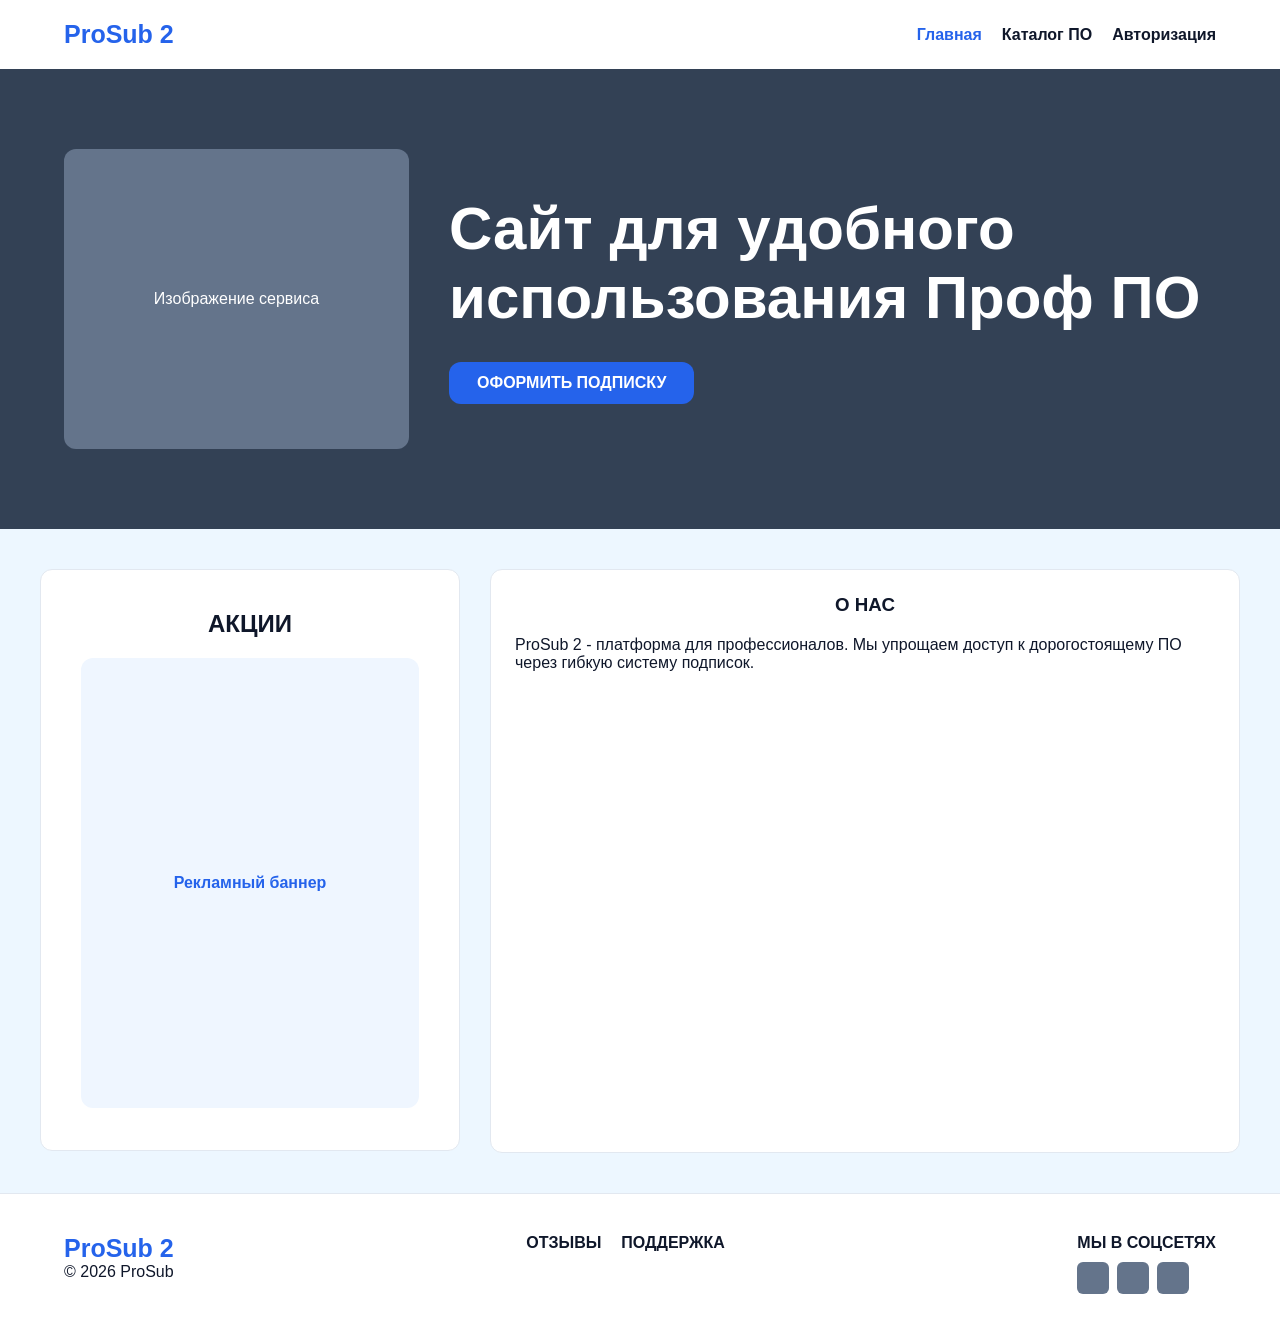
<file: сайт/index.html>
<!DOCTYPE html>
<html>
<head>
    <meta charset="UTF-8">
    <title>ProSub 2 - Главная</title>
    <link rel="stylesheet" href="style.css">
</head>
<body>
    <div class="header">
        <a href="index.html" class="logo">ProSub 2</a>
        <div class="nav">
            <a href="index.html" class="nav_item active">Главная</a>
			<a href="catalog1.html" class="nav_item">Каталог ПО</a>
            <a href="autoriz.html" class="nav_item">Авторизация</a>
        </div>
    </div>

    <div class="container1">
	    <div class="container1_pic">
            <p>Изображение сервиса</p>
        </div>
        <div class="container1_text">
            <h1>Сайт для удобного использования Проф ПО</h1>
            <a href="" class="btn">ОФОРМИТЬ ПОДПИСКУ</a>
        </div>
        
    </div>

    <div class="container2">
        <div class="main">
            <div class="promo_banner">
                <h2>АКЦИИ</h2>
                <div class="promo_pic">Рекламный баннер</div>
            </div>
        </div>
        <div class="sidebar">
            <h3>О НАС</h3>
            <p class="text">ProSub 2 - платформа для профессионалов. Мы упрощаем доступ к дорогостоящему ПО через гибкую систему подписок.</p>
        </div>
    </div>

    <div class="footer">
        <div>
            <div class="logo">ProSub 2</div>
            <p>© 2026 ProSub</p>
        </div>
        <div class="nav">
            <a href="" class="nav_item">ОТЗЫВЫ</a>
            <a href="" class="nav_item">ПОДДЕРЖКА</a>
        </div>
        <div>
            <strong>МЫ В СОЦСЕТЯХ</strong>
            <div class="social">
                <div class="social_box"></div>
                <div class="social_box"></div>
                <div class="social_box"></div>
            </div>
        </div>
    </div>
</body>
</html>
</file>
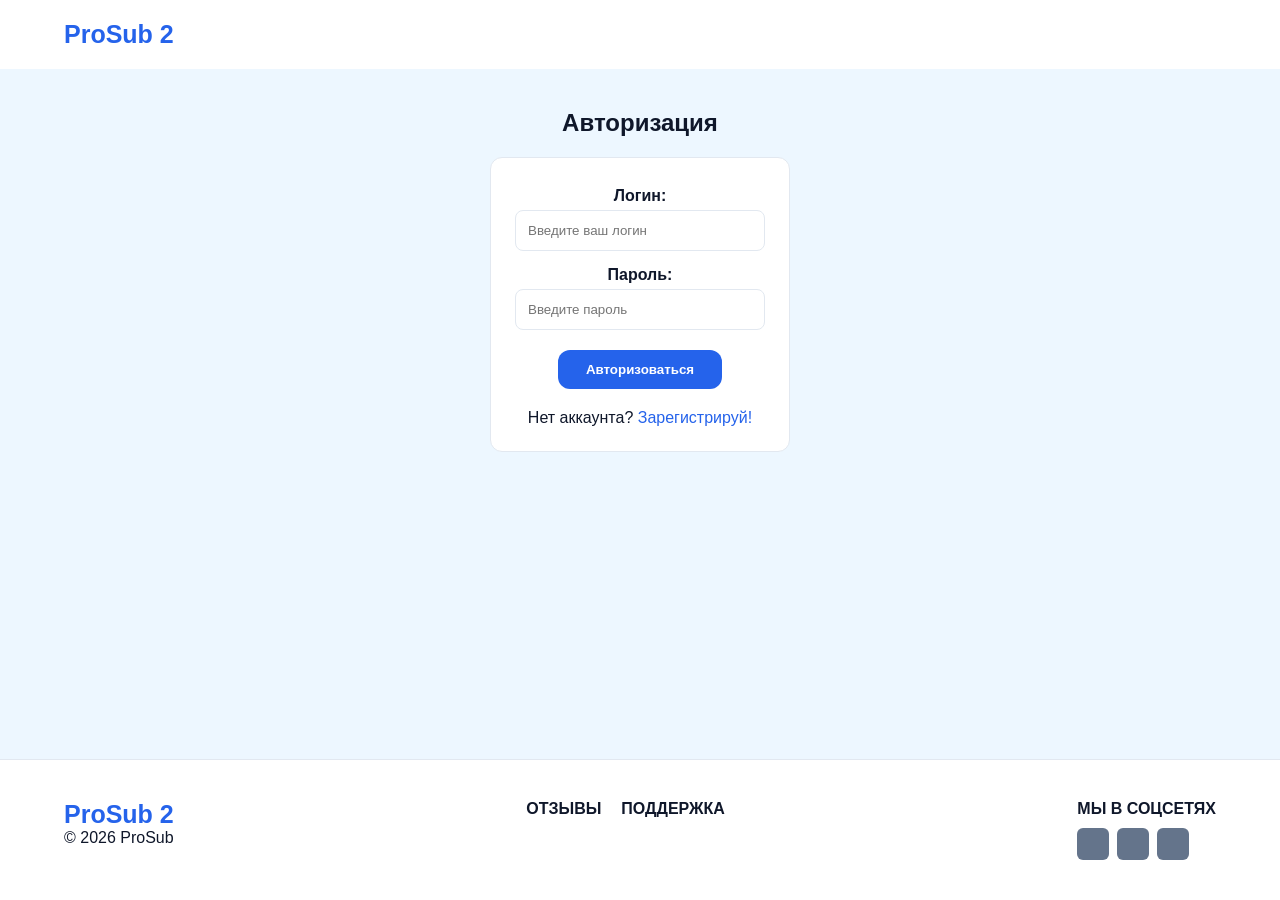
<file: сайт/autoriz.html>
<!DOCTYPE html>
<html>
<head>
    <meta charset="UTF-8">
    <title>ProSub 2 - Главная</title>
    <link rel="stylesheet" href="style.css">
</head>
<body>
    <div class="header">
        <a href="index.html" class="logo">ProSub 2</a>
    </div>



    <div class="container3">

      <h2>Авторизация</h2>
    <form action="index1.html">
	 <div class="registr">
	  <div class="form_registr">
	    <label for="log">Логин:</label>
		<input type="text" name="log" id="log" placeholder="Введите ваш логин" maxlength="20" required> 
	  </div>
	  <div class="form_registr">
	    <label for="pass">Пароль:</label>
		<input type="password" name="pass" id="pass" placeholder="Введите пароль" minlength="8" maxlength="100" required> 
	  </div>
	  <button type="submit" class="btn">Авторизоваться</button>
	  <div class="no_way"><p>Нет аккаунта? <a href="registr.html">Зарегистрируй!</a></p></div>
     </div>
    </form>
    
   </div>

    <div class="footer">
        <div>
            <div class="logo">ProSub 2</div>
            <p>© 2026 ProSub</p>
        </div>
        <div class="nav">
            <a href="" class="nav_item">ОТЗЫВЫ</a>
            <a href="" class="nav_item">ПОДДЕРЖКА</a>
        </div>
        <div>
            <strong>МЫ В СОЦСЕТЯХ</strong>
            <div class="social">
                <div class="social_box"></div>
                <div class="social_box"></div>
                <div class="social_box"></div>
            </div>
        </div>
    </div>
</body>
</html>
</file>
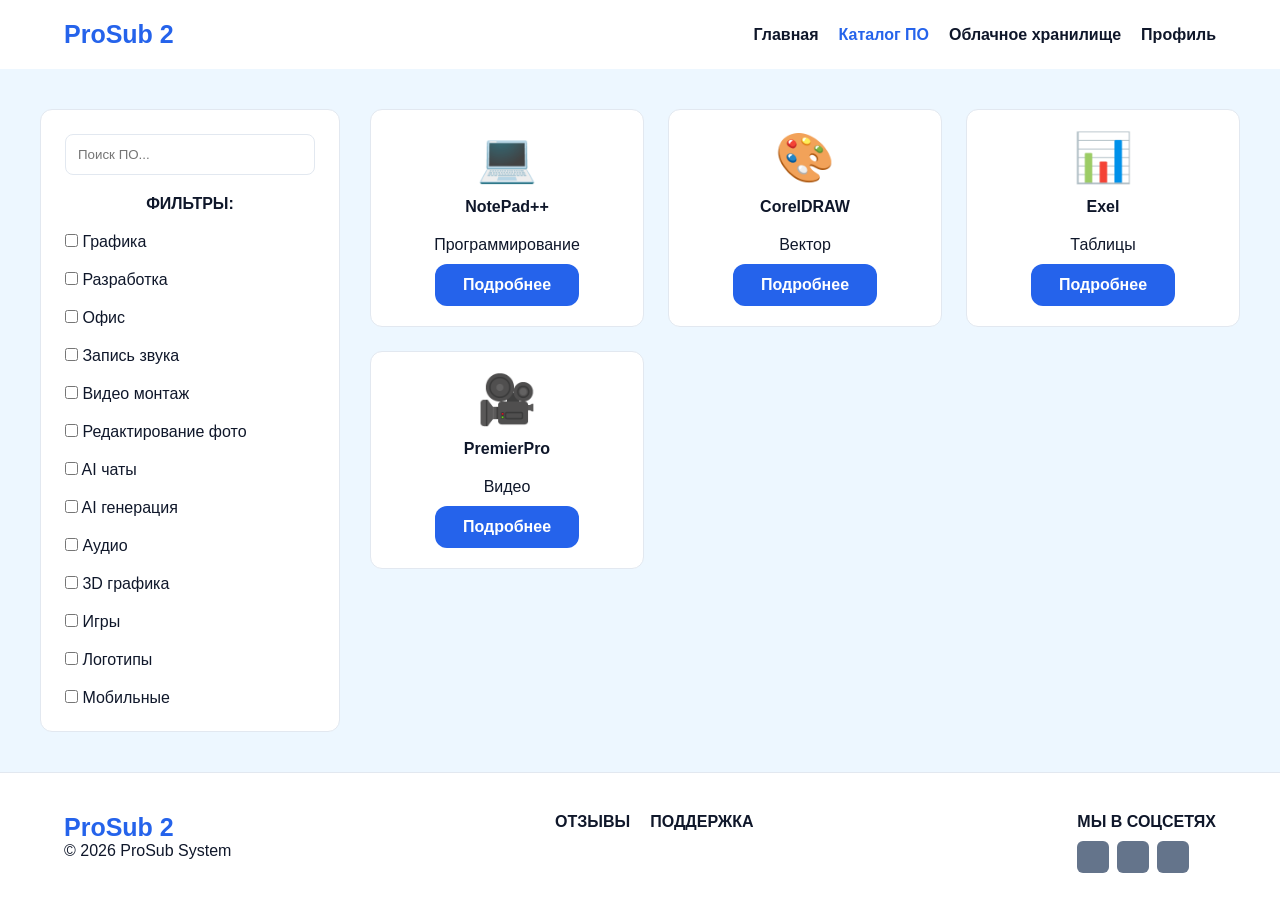
<file: сайт/catalog.html>
<!DOCTYPE html>
<html>
<head>
    <meta charset="UTF-8">
    <title>ProSub 2 - Каталог ПО</title>
    <link rel="stylesheet" href="style.css">
</head>
<body>
    <div class="header">
        <a href="index1.html" class="logo">ProSub 2</a>
        <div class="nav">
            <a href="index1.html" class="nav_item">Главная</a>
            <a href="catalog.html" class="nav_item active">Каталог ПО</a>
            <a href="cloud.html" class="nav_item">Облачное хранилище</a>
            <a href="#" class="nav_item">Профиль</a>
        </div>
    </div>

    <div class="container2">
        <div class="sidebar1">
            <input type="text" class="search" placeholder="Поиск ПО...">
            <h4>ФИЛЬТРЫ:</h4>
            <div class="sidebar_check">
                <label><input type="checkbox"> Графика</label>
                <label><input type="checkbox"> Разработка</label>
                <label><input type="checkbox"> Офис</label>
				<label><input type="checkbox"> Запись звука</label>
                <label><input type="checkbox"> Видео монтаж</label>
                <label><input type="checkbox"> Редактирование фото</label>
				<label><input type="checkbox"> AI чаты</label>
                <label><input type="checkbox"> AI генерация</label>
                <label><input type="checkbox"> Аудио</label>
				<label><input type="checkbox"> 3D графика</label>
                <label><input type="checkbox"> Игры</label>
                <label><input type="checkbox"> Логотипы</label>
				<label><input type="checkbox"> Мобильные</label>
            </div>
        </div>

        <div class="main">
            <div class="file_grid">
                <div class="file">
                    <p class="file_icon">💻</p>
                    <h4>NotePad++</h4>
                    <p>Программирование</p>
                    <a href="" class="btn">Подробнее</a>
                </div>
                <div class="file">
                    <p class="file_icon">🎨</p>
                    <h4>CorelDRAW</h4>
                    <p>Вектор</p>
                    <a href="" class="btn">Подробнее</a>
                </div>
                <div class="file">
                    <p class="file_icon">📊</p>
                    <h4>Exel</h4>
                    <p>Таблицы</p>
                    <a href="" class="btn">Подробнее</a>
                </div>
                <div class="file">
                    <p class="file_icon">🎥</p>
                    <h4>PremierPro</h4>
                    <p>Видео</p>
                    <a href="" class="btn">Подробнее</a>
                </div>
            </div>
        </div>
    </div>

    <div class="footer">
        <div>
            <div class="logo">ProSub 2</div>
            <p>© 2026 ProSub System</p>
        </div>
        <div class="nav">
            <a href="" class="nav_item">ОТЗЫВЫ</a>
            <a href="" class="nav_item">ПОДДЕРЖКА</a>
        </div>
        <div>
            <strong>МЫ В СОЦСЕТЯХ</strong>
            <div class="social">
                <div class="social_box"></div>
                <div class="social_box"></div>
                <div class="social_box"></div>
            </div>
        </div>
    </div>
</body>
</html>
</file>
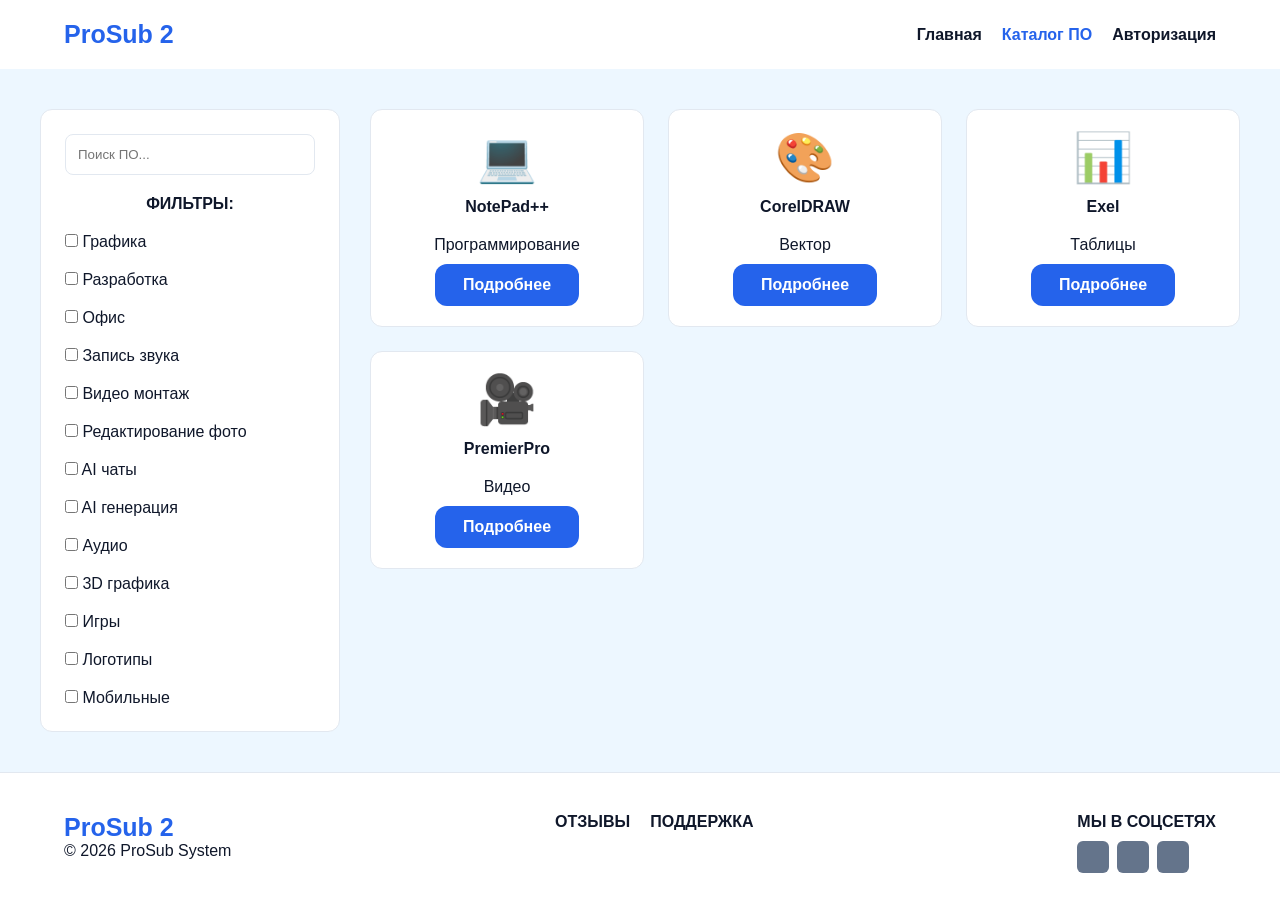
<file: сайт/catalog1.html>
<!DOCTYPE html>
<html>
<head>
    <meta charset="UTF-8">
    <title>ProSub 2 - Каталог ПО</title>
    <link rel="stylesheet" href="style.css">
</head>
<body>
    <div class="header">
        <a href="index.html" class="logo">ProSub 2</a>
        <div class="nav">
            <a href="index.html" class="nav_item">Главная</a>
            <a href="catalog1.html" class="nav_item active">Каталог ПО</a>
            <a href="autoriz.html" class="nav_item">Авторизация</a>
        </div>
    </div>

    <div class="container2">
        <div class="sidebar1">
            <input type="text" class="search" placeholder="Поиск ПО...">
            <h4>ФИЛЬТРЫ:</h4>
            <div class="sidebar_check">
                <label><input type="checkbox"> Графика</label>
                <label><input type="checkbox"> Разработка</label>
                <label><input type="checkbox"> Офис</label>
				<label><input type="checkbox"> Запись звука</label>
                <label><input type="checkbox"> Видео монтаж</label>
                <label><input type="checkbox"> Редактирование фото</label>
				<label><input type="checkbox"> AI чаты</label>
                <label><input type="checkbox"> AI генерация</label>
                <label><input type="checkbox"> Аудио</label>
				<label><input type="checkbox"> 3D графика</label>
                <label><input type="checkbox"> Игры</label>
                <label><input type="checkbox"> Логотипы</label>
				<label><input type="checkbox"> Мобильные</label>
            </div>
        </div>

        <div class="main">
            <div class="file_grid">
                <div class="file">
                    <p class="file_icon">💻</p>
                    <h4>NotePad++</h4>
                    <p>Программирование</p>
                    <a href="" class="btn">Подробнее</a>
                </div>
                <div class="file">
                    <p class="file_icon">🎨</p>
                    <h4>CorelDRAW</h4>
                    <p>Вектор</p>
                    <a href="" class="btn">Подробнее</a>
                </div>
                <div class="file">
                    <p class="file_icon">📊</p>
                    <h4>Exel</h4>
                    <p>Таблицы</p>
                    <a href="" class="btn">Подробнее</a>
                </div>
                <div class="file">
                    <p class="file_icon">🎥</p>
                    <h4>PremierPro</h4>
                    <p>Видео</p>
                    <a href="" class="btn">Подробнее</a>
                </div>
            </div>
        </div>
    </div>

    <div class="footer">
        <div>
            <div class="logo">ProSub 2</div>
            <p>© 2026 ProSub System</p>
        </div>
        <div class="nav">
            <a href="" class="nav_item">ОТЗЫВЫ</a>
            <a href="" class="nav_item">ПОДДЕРЖКА</a>
        </div>
        <div>
            <strong>МЫ В СОЦСЕТЯХ</strong>
            <div class="social">
                <div class="social_box"></div>
                <div class="social_box"></div>
                <div class="social_box"></div>
            </div>
        </div>
    </div>
</body>
</html>
</file>
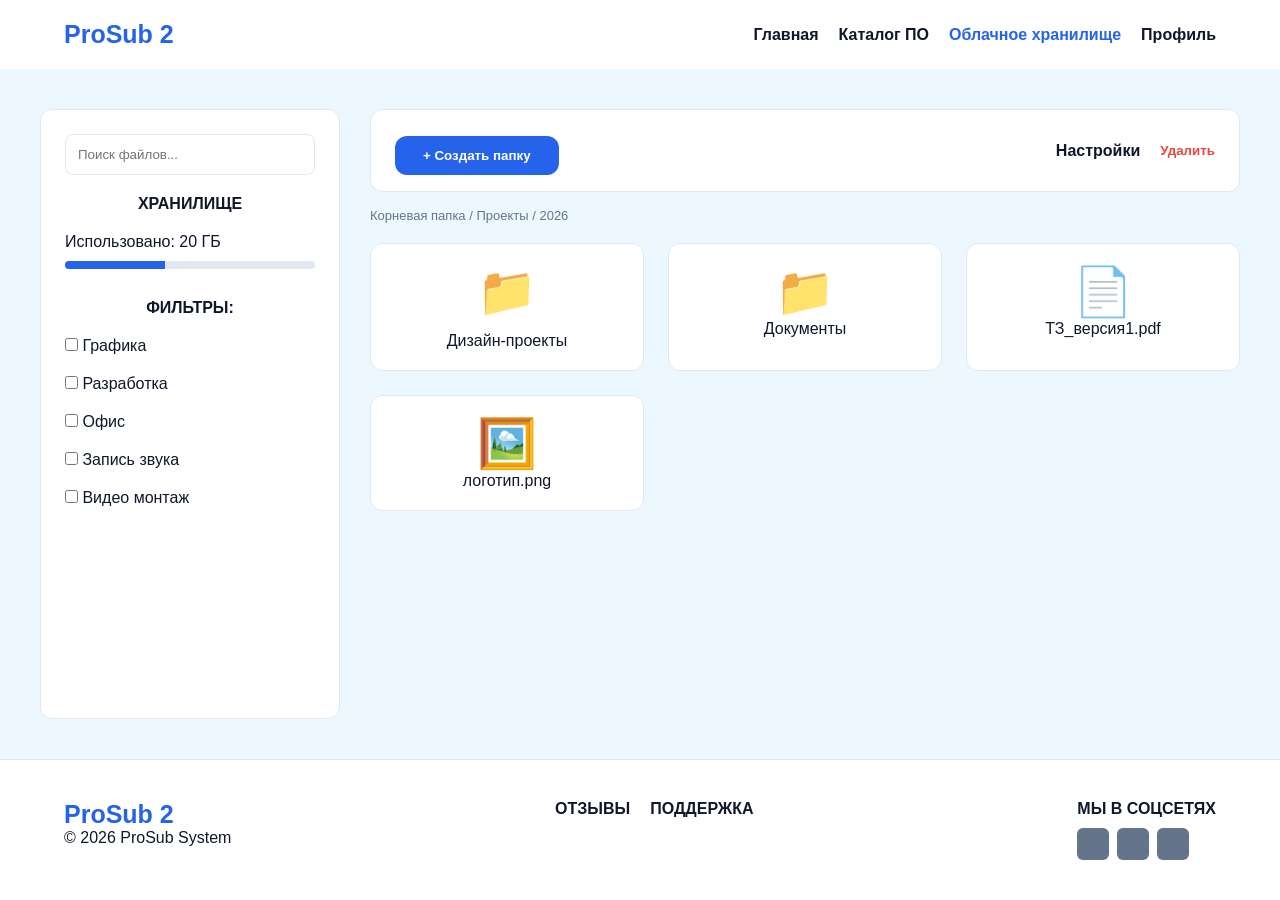
<file: сайт/cloud.html>
<!DOCTYPE html>
<html>
<head>
    <meta charset="UTF-8">
    <title>ProSub 2 - Облако</title>
    <link rel="stylesheet" href="style.css">
</head>
<body>
    <div class="header">
        <a href="index.html" class="logo">ProSub 2</a>
        <div class="nav">
            <a href="index.html" class="nav_item">Главная</a>
            <a href="catalog.html" class="nav_item">Каталог ПО</a>
            <a href="cloud.html" class="nav_item active">Облачное хранилище</a>
            <a href="#" class="nav_item">Профиль</a>
        </div>
    </div>

    <div class="container2">
        <div class="sidebar2">
            <input type="text" class="search" placeholder="Поиск файлов...">
            <h4>ХРАНИЛИЩЕ</h4>
            <p>Использовано: 20 ГБ</p>
            <div class="usage_bar"><div class="usage_fill"></div></div>
			<h4>ФИЛЬТРЫ:</h4>
            <div class="sidebar_check">
                <label><input type="checkbox"> Графика</label>
                <label><input type="checkbox"> Разработка</label>
                <label><input type="checkbox"> Офис</label>
				<label><input type="checkbox"> Запись звука</label>
                <label><input type="checkbox"> Видео монтаж</label>
            </div>
        </div>

        <div class="main">
            <div class="toolbar">
                <button class="btn">+ Создать папку</button>
                <div class="nav">
                    <a href="" class="nav_item">Настройки</a>
                    <button class="delete">Удалить</button>
                </div>
            </div>

            <div class="way"><p>Корневая папка / Проекты / 2026</p></div>

            <div class="file_grid">
                <div class="file">
                    <p class="file_icon">📁</p>
                    <p>Дизайн-проекты</p>
                </div>
                <div class="file">
                    <span class="file_icon">📁</span>
                    <p>Документы</p>
                </div>
                <div class="file">
                    <span class="file_icon">📄</span>
                    <p>ТЗ_версия1.pdf</p>
                </div>
                <div class="file">
                    <span class="file_icon">🖼️</span>
                    <p>логотип.png</p>
                </div>
            </div>
        </div>
    </div>

    <div class="footer">
        <div>
            <div class="logo">ProSub 2</div>
            <p>© 2026 ProSub System</p>
        </div>
        <div class="nav">
            <a href="" class="nav_item">ОТЗЫВЫ</a>
            <a href="" class="nav_item">ПОДДЕРЖКА</a>
        </div>
        <div>
            <strong>МЫ В СОЦСЕТЯХ</strong>
            <div class="social">
                <div class="social_box"></div>
                <div class="social_box"></div>
                <div class="social_box"></div>
            </div>
        </div>
    </div>
</body>
</html>
</file>
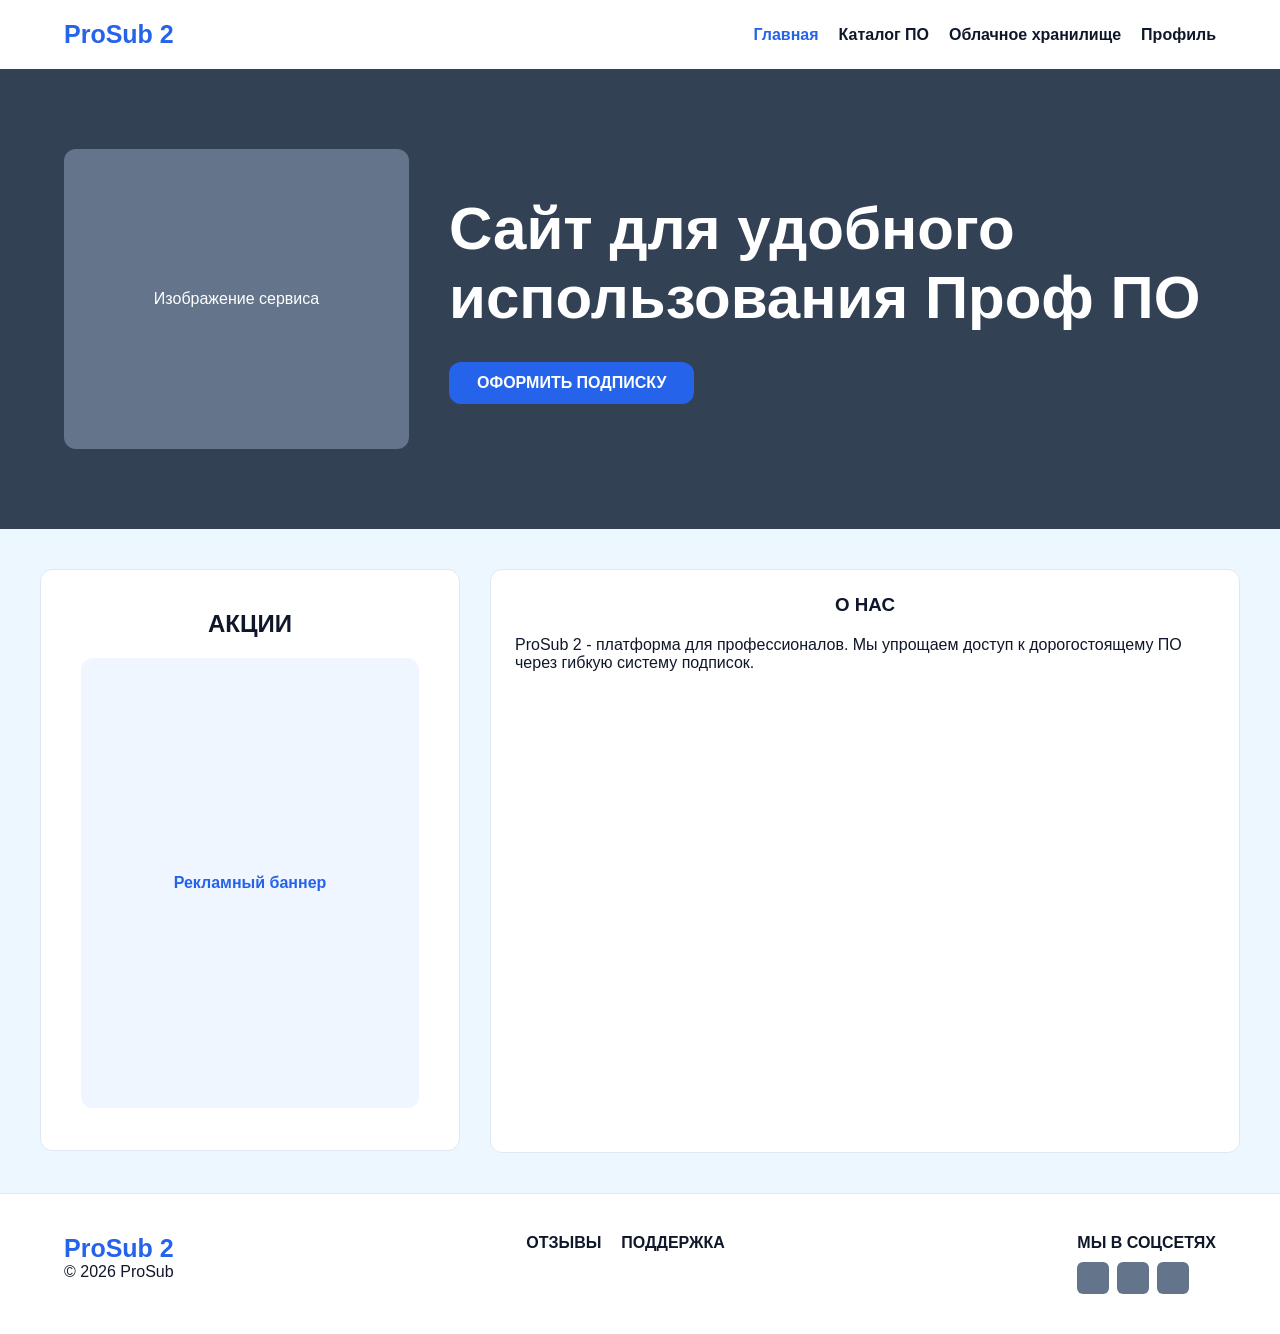
<file: сайт/index1.html>
<!DOCTYPE html>
<html>
<head>
    <meta charset="UTF-8">
    <title>ProSub 2 - Главная</title>
    <link rel="stylesheet" href="style.css">
</head>
<body>
    <div class="header">
        <a href="index1.html" class="logo">ProSub 2</a>
        <div class="nav">
            <a href="index1.html" class="nav_item active">Главная</a>
            <a href="catalog1.html" class="nav_item">Каталог ПО</a>
            <a href="cloud.html" class="nav_item">Облачное хранилище</a>
            <a href="" class="nav_item">Профиль</a>
        </div>
    </div>

    <div class="container1">
	    <div class="container1_pic">
            <p>Изображение сервиса</p>
        </div>
        <div class="container1_text">
            <h1>Сайт для удобного использования Проф ПО</h1>
            <a href="" class="btn">ОФОРМИТЬ ПОДПИСКУ</a>
        </div>
        
    </div>

    <div class="container2">
        <div class="main">
            <div class="promo_banner">
                <h2>АКЦИИ</h2>
                <div class="promo_pic">Рекламный баннер</div>
            </div>
        </div>
        <div class="sidebar">
            <h3>О НАС</h3>
            <p class="text">ProSub 2 - платформа для профессионалов. Мы упрощаем доступ к дорогостоящему ПО через гибкую систему подписок.</p>
        </div>
    </div>

    <div class="footer">
        <div>
            <div class="logo">ProSub 2</div>
            <p>© 2026 ProSub</p>
        </div>
        <div class="nav">
            <a href="" class="nav_item">ОТЗЫВЫ</a>
            <a href="" class="nav_item">ПОДДЕРЖКА</a>
        </div>
        <div>
            <strong>МЫ В СОЦСЕТЯХ</strong>
            <div class="social">
                <div class="social_box"></div>
                <div class="social_box"></div>
                <div class="social_box"></div>
            </div>
        </div>
    </div>
</body>
</html>
</file>
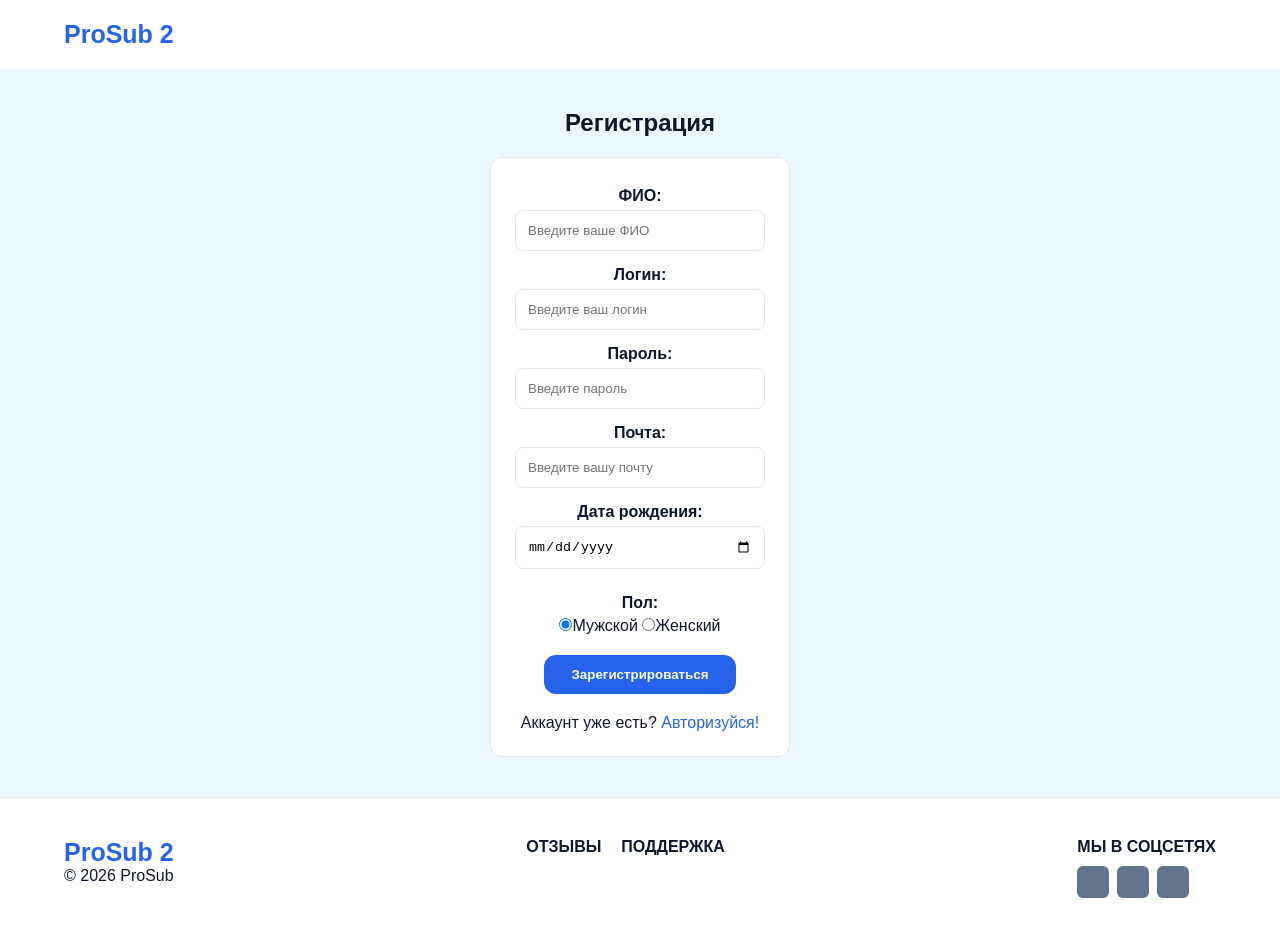
<file: сайт/registr.html>
<!DOCTYPE html>
<html>
<head>
    <meta charset="UTF-8">
    <title>ProSub 2 - Главная</title>
    <link rel="stylesheet" href="style.css">
</head>
<body>
    <div class="header">
        <a href="index.html" class="logo">ProSub 2</a>
    </div>

    <div class="container3">

      <h2>Регистрация</h2>
    <form action="index1.html">
	 <div class="registr">
	  <div class="form_registr">
	    <label for="FIO">ФИО:</label>
		<input type="text" name="FIO" id="FIO" placeholder="Введите ваше ФИО" maxlength="50" required> 
	  </div>
	  <div class="form_registr">
	    <label for="log">Логин:</label>
		<input type="text" name="log" id="log" maxlength="20" placeholder="Введите ваш логин" required> 
	  </div>
	  <div class="form_registr">
	    <label for="pass">Пароль:</label>
		<input type="password" name="pass" id="pass" placeholder="Введите пароль" minlength="8" maxlength="100" required> 
	  </div>
	  <div class="form_registr">
	    <label for="mail">Почта:</label>
		<input type="email" name="mail" id="mail" placeholder="Введите вашу почту" maxlength="200" required> 
	  </div>
	  <div class="form_registr">
	    <label for="dat">Дата рождения:</label>
		<input type="date" name="dat" id="dat" required> 
	  </div>
	  <div class="type_radio">
	    <label for="radio">Пол:</label>
		<input type="radio" name="radio1" value="man" checked>Мужской
		<input type="radio" name="radio1" value="fem">Женский
	  </div>
	  <button type="submit" class="btn">Зарегистрироваться</button>
	  <div class="no_way"><p>Аккаунт уже есть? <a href="autoriz.html">Авторизуйся!</a></p></div>
     </div>
    </form>
    
   </div>


    <div class="footer">
        <div>
            <div class="logo">ProSub 2</div>
            <p>© 2026 ProSub</p>
        </div>
        <div class="nav">
            <a href="" class="nav_item">ОТЗЫВЫ</a>
            <a href="" class="nav_item">ПОДДЕРЖКА</a>
        </div>
        <div>
            <strong>МЫ В СОЦСЕТЯХ</strong>
            <div class="social">
                <div class="social_box"></div>
                <div class="social_box"></div>
                <div class="social_box"></div>
            </div>
        </div>
    </div>
</body>
</html>
</file>
<file: сайт/style.css>
:root {
    --primary: #2563eb;
    --primary-hover: #1d4ed8;
    --bg-site: #EDF7FF;
    --bg-white: #ffffff;
    --text-dark: #0f172a;
    --text-grey: #64748b;
    --border: #e2e8f0;
    --yellow: #fbbf24;
    --red: #ef4444;
    --radius: 12px;
}
* {
    margin: 0;
    padding: 0;
}

body {
    font-family: 'Segoe UI', Roboto, sans-serif;
    background-color: var(--bg-site);
    color: var(--text-dark);
    display: flex;
    flex-direction: column;
    min-height: 100vh;
}
.header {
    background: var(--bg-white);
    padding: 20px 5%;
    display: flex;
    justify-content: space-between;
    align-items: center;
    position: sticky;
    top: 0;
    z-index: 100;
}

.logo {
    font-size: 25px;
    font-weight: 800;
    color: var(--primary);
    text-decoration: none;
}

.nav {
    display: flex;
    gap: 20px;
}

.nav_item {
    text-decoration: none;
    color: var(--text-dark);
    font-weight: 600;
    font-size: 16px;
    transition: color 0.3s;
}

.nav_item:hover, .nav_item.active {
    color: var(--primary);
}

.container1 {
    background: #334155;
    color: white;
    padding: 80px 5%;
    display: flex;
    justify-content: space-between;
    align-items: center;
    gap: 40px;
}

.container1_text h1 {
    font-size: 60px;
    margin-bottom: 20px;
}
.container1_text {
    float: left;
}

.container1_pic {
    width: 600px;
    height: 300px;
    background: var(--text-grey);
    border-radius: var(--radius);
    display: flex;
    align-items: center;
    justify-content: center;
	float: left;
}

.btn {
    background: var(--primary);
    color: white;
    display: inline-block;
    padding: 12px 28px;
    border-radius: var(--radius);
    font-weight: bold;
    text-decoration: none;
    transition: 0.3s;
    border: none;
    cursor: pointer;
    margin-top: 10px;
}

.btn:hover {
    background: var(--primary-hover);
    transform: translateY(-2px);
}
.container2 {
    display: flex;
    padding: 40px;
    gap: 30px;
    flex: 1; 
}
.container3 {
    padding: 40px;
    flex: 1; 
	text-align: center;
}
.container2 h4 {
    text-align: center;
	margin-bottom: 20px;
}
.container2 h3 {
    text-align: center;
	margin-bottom: 20px;
}
.container2 h2 {
    text-align: center;
	margin-bottom: 20px;
}
.container3 h2 {
    text-align: center;
	margin-bottom: 20px;
}

.main {
    flex: 1;
}

.sidebar {
    width: 700px;
    background: var(--bg-white);
    padding: 24px;
    border-radius: var(--radius);
    height: 534px;
	border: 1px solid var(--border);
}
.sidebar1 {
    width: 250px;
    background: var(--bg-white);
    padding: 24px;
    border-radius: var(--radius);
	border: 1px solid var(--border);
}
.sidebar2 {
    width: 250px;
    background: var(--bg-white);
    padding: 24px;
    border-radius: var(--radius);
	border: 1px solid var(--border);
}
.sidebar_check {
    flex-direction: column;
    display: flex;
    gap: 20px;
}
.file_grid {
    display: grid;
    grid-template-columns: repeat(auto-fill, minmax(200px, 1fr));
    gap: 24px;
}

.file {
    background: var(--bg-white);
    padding: 20px;
    border-radius: var(--radius);
    border: 1px solid var(--border);
    text-align: center;
    transition: transform 0.3s, box-shadow 0.3s;
}

.file:hover {
    transform: translateY(-5px);
    box-shadow: var(--shadow);
}

.file_icon {
    font-size: 3rem;
    margin-bottom: 12px;
}
.promo_banner {
    background: var(--bg-white);
    border: 1px solid var(--border);
    border-radius: var(--radius);
    padding: 40px;
    text-align: center;
	height: 500px;
}

.promo_pic {
    height: 450px;
    background: #eff6ff;
    border-radius: var(--radius);
    display: flex;
    align-items: center;
    justify-content: center;
    color: var(--primary);
    font-weight: bold;
}
.search {
    width: 100%;
    padding: 12px;
    border: 1px solid var(--border);
    border-radius: 8px;
    margin-bottom: 20px;
    box-sizing: border-box;
}
.toolbar {
    background: var(--bg-white);
    padding: 16px 24px;
    border-radius: var(--radius);
    margin-bottom: 16px;
    display: flex;
    justify-content: space-between;
    align-items: center;
    border: 1px solid var(--border);
}

.way {
    color: var(--text-grey);
    font-size: 13px;
    margin-bottom: 20px;
}
.no_way {
    color: var(--main);
    font-size: 16px;
    margin-top: 20px;
	text-decoration: none;
}
.no_way a {
    color: var(--primary);
    font-size: 16px;
	text-decoration: none;
}

.usage_bar {
    height: 8px;
    background: #e2e8f0;
    border-radius: 4px;
    margin-top: 10px;
    overflow: hidden;
	margin-bottom: 30px;
}

.usage_fill {
    width: 40%;
    height: 100%;
    background: var(--primary);
}

.delete {
    color: var(--red);
    background: none;
    border: none;
    cursor: pointer;
    font-weight: 600;
}
.footer {
    background: var(--bg-white);
    padding: 40px 5%;
    border-top: 1px solid var(--border);
    display: flex;
    justify-content: space-between;
}

.social {
    display: flex;
    gap: 8px;
    margin-top: 10px;
}

.social_box {
    width: 32px;
    height: 32px;
    background: var(--text-grey);
    border-radius: 6px;
}
.registr {
	text-align: center;
    width: 250px;
    background: var(--bg-white);
    padding: 24px;
    border-radius: var(--radius);
	border: 1px solid var(--border);
	margin: 0px auto;
}
.form_registr label{
    display: block;
	text-align: center;
	margin: 5px;
	font-weight: 600;
}
.form_registr input {
	width: 100%;
    padding: 12px;
    border: 1px solid var(--border);
    border-radius: 8px;
    margin-bottom: 10px;
    box-sizing: border-box;
}
.type_radio {
    text-align: center;
    margin-bottom: 10px;
	
}
.type_radio label {
    display: block;
	text-align: center;
	margin: 5px;
	padding-top: 10px;
	font-weight: 600;
}
</file>
